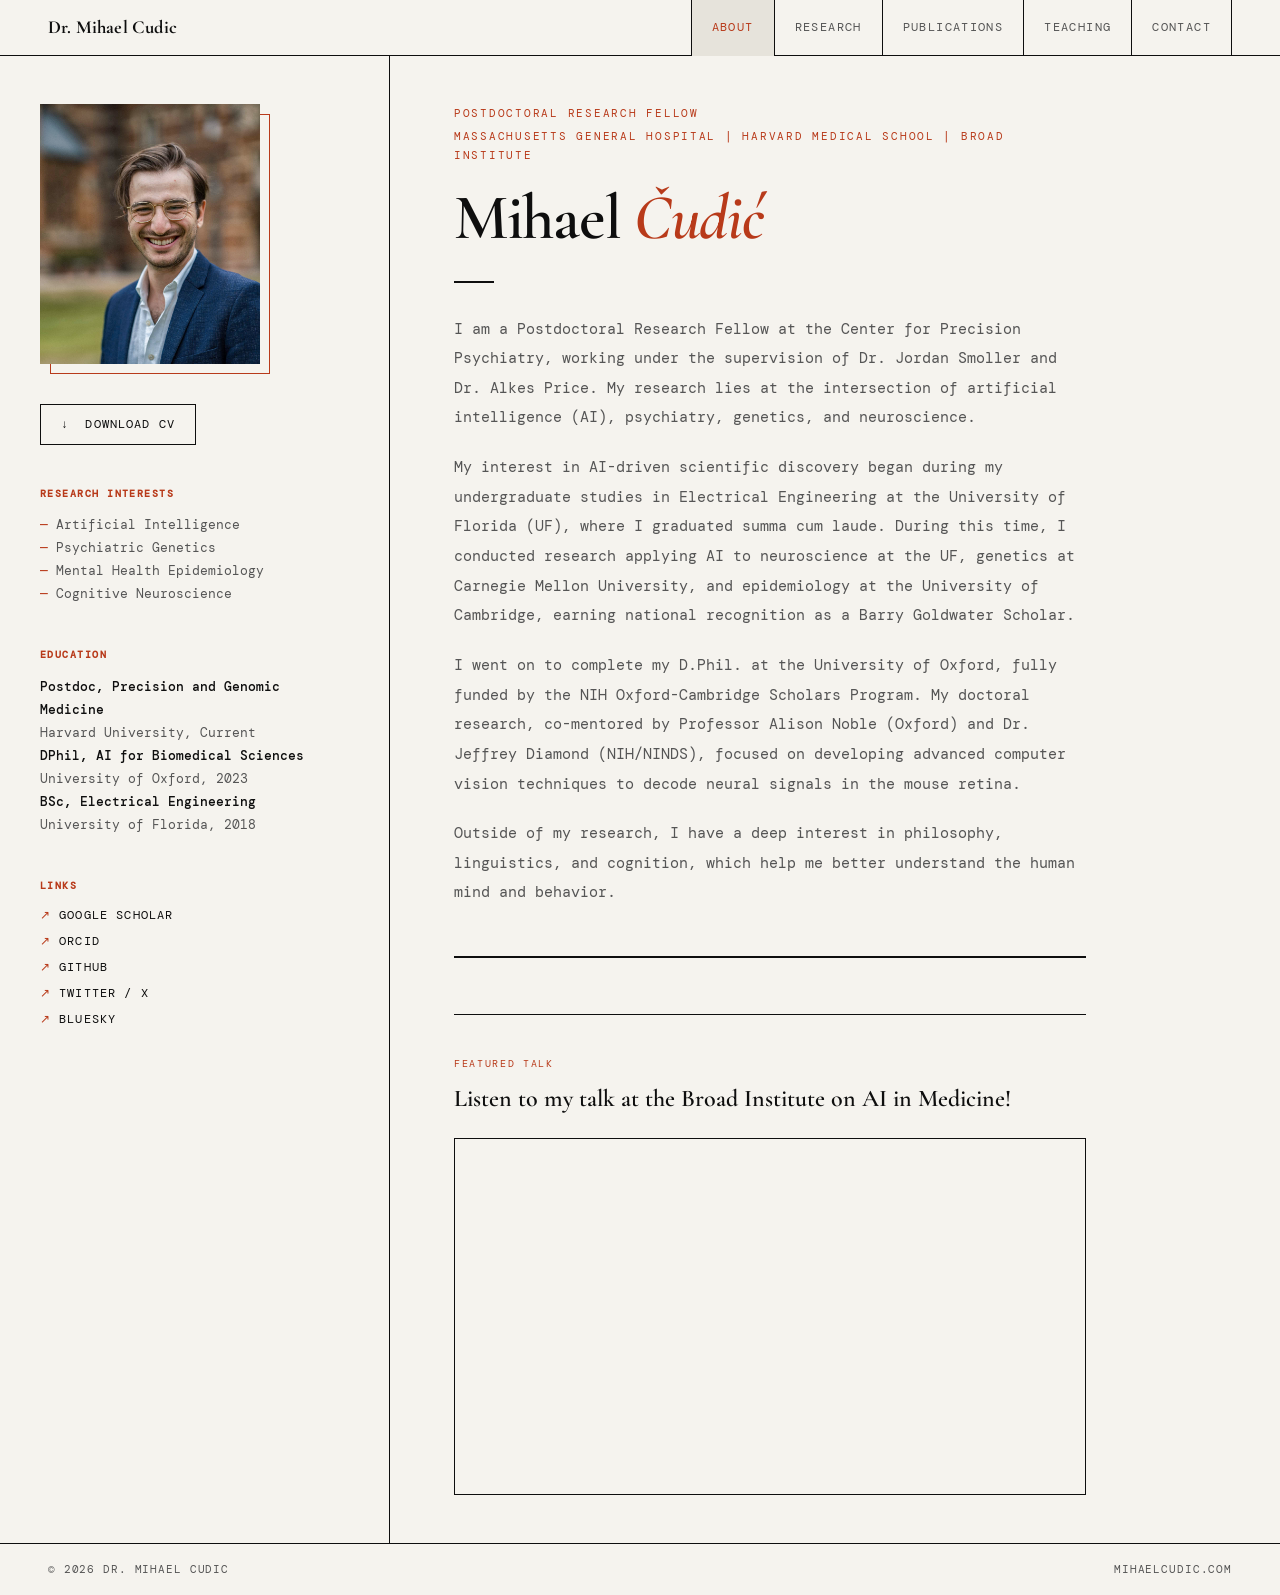
<file: index.html>
<!DOCTYPE html>
<html lang="en">
<head>
  <meta charset="UTF-8"/>
  <meta name="viewport" content="width=device-width, initial-scale=1.0"/>
  <title>Dr. Mihael Cudic</title>
  <link rel="stylesheet" href="style.css"/>
  <style>
    /* ── ABOUT-SPECIFIC ─────────────────────────────────────── */
    .about-layout {
      display: grid;
      grid-template-columns: 390px 1fr;
      flex: 1;
    }

    /* LEFT COLUMN */
    .about-sidebar {
      border-right: var(--border);
      padding: 3rem 2.5rem;
      display: flex;
      flex-direction: column;
      gap: 2.5rem;
    }

    .headshot-wrap {
      position: relative;
      width: 220px;
    }

    .headshot-offset {
      position: absolute;
      top: 10px; left: 10px;
      width: 220px; height: 260px;
      border: 1.5px solid var(--accent);
    }

    .headshot-img {
      position: relative;
      z-index: 1;
      width: 220px;
      height: 260px;
      object-fit: cover;
      object-position: top center;
      display: block;
      filter: grayscale(10%);
    }

    .sidebar-block h3 {
      font-size: 0.65rem;
      letter-spacing: 0.14em;
      text-transform: uppercase;
      color: var(--accent);
      margin-bottom: 0.75rem;
    }

    .sidebar-block p,
    .sidebar-block li {
      font-size: 0.82rem;
      color: var(--mid);
      line-height: 1.75;
    }

    .sidebar-block ul { list-style: none; }
    .sidebar-block li::before { content: '— '; color: var(--accent); }

    .sidebar-links { display: flex; flex-direction: column; gap: 0.4rem; }
    .sidebar-links a {
      font-size: 0.72rem;
      letter-spacing: 0.1em;
      text-transform: uppercase;
      text-decoration: none;
      color: var(--black);
      display: flex;
      align-items: center;
      gap: 0.5rem;
      transition: color 0.15s;
    }

    .sidebar-links a::before { content: '↗'; color: var(--accent); }
    .sidebar-links a:hover { color: var(--accent); }

    /* RIGHT COLUMN */
    .about-main {
      padding: 3rem 4rem;
      max-width: 760px;
    }

    .hero-tag {
      font-size: 0.68rem;
      letter-spacing: 0.16em;
      text-transform: uppercase;
      color: var(--accent);
      margin-bottom: 1.5rem;
    }

    .hero-name {
      font-family: 'Cormorant Garamond', serif;
      font-size: clamp(3rem, 5vw, 5.5rem);
      font-weight: 600;
      line-height: 0.95;
      letter-spacing: -0.02em;
      margin-bottom: 2rem;
    }

    .hero-name em {
      font-style: italic;
      color: var(--accent);
    }

    .divider {
      width: 40px;
      height: 1.5px;
      background: var(--black);
      margin-bottom: 2rem;
    }

    .bio-text p {
      font-size: 0.95rem;
      line-height: 1.95;
      color: var(--mid);
      margin-bottom: 1.25rem;
    }

    .bio-text p strong {
      color: var(--black);
      font-weight: 500;
    }

    .stats-row {
      display: flex;
      gap: 0;
      margin-top: 3rem;
      border-top: var(--border);
      border-bottom: var(--border);
    }

    .stat {
      flex: 1;
      padding: 1.5rem 0;
      border-right: var(--border);
      text-align: center;
    }

    .stat:last-child { border-right: none; }

    .stat-n {
      font-family: 'Cormorant Garamond', serif;
      font-size: 2.75rem;
      font-weight: 700;
      color: var(--accent);
      line-height: 1;
      display: block;
    }

    .stat-l {
      font-size: 0.62rem;
      letter-spacing: 0.12em;
      text-transform: uppercase;
      color: var(--mid);
      display: block;
      margin-top: 0.3rem;
    }

    /* ── TALK SECTION ────────────────────────────────────────── */
    .talk-section {
      margin-top: 3.5rem;
      border-top: var(--border);
      padding-top: 2.5rem;
    }

    .talk-label {
      font-size: 0.65rem;
      letter-spacing: 0.16em;
      text-transform: uppercase;
      color: var(--accent);
      margin-bottom: 0.75rem;
    }

    .talk-title {
      font-family: 'Cormorant Garamond', serif;
      font-size: 1.5rem;
      font-weight: 600;
      line-height: 1.2;
      margin-bottom: 1.5rem;
      color: var(--black);
    }

    .talk-video-wrap {
      position: relative;
      width: 100%;
      padding-bottom: 56.25%; /* 16:9 */
      height: 0;
      overflow: hidden;
      border: var(--border);
    }

    .talk-video-wrap iframe {
      position: absolute;
      top: 0; left: 0;
      width: 100%;
      height: 100%;
      border: 0;
    }

    /* RESPONSIVE */
    @media (max-width: 900px) {
      .about-layout { grid-template-columns: 1fr; }
      .about-sidebar { border-right: none; border-bottom: var(--border); }
      .about-main { padding: 2rem 1.25rem; }
      .stats-row { flex-wrap: wrap; }
      .stat { min-width: 50%; }
    }
  </style>
</head>
<body>
<div class="page">
  <div class="about-layout">

    <!-- SIDEBAR -->
    <aside class="about-sidebar" id="sidebar"></aside>

    <!-- MAIN -->
    <main class="about-main" id="main"></main>

  </div>
</div>

<script src="nav.js"></script>
<script>
const user = "mcudic";
const domain = "mgh.harvard.edu";
const PROFILE = {
  name_line1: "Mihael",
  name_line2: "Čudić",
  title: "Postdoctoral Research Fellow",
  department: "Department of Psychiatry",
  university: "Massachusetts General Hospital | Harvard Medical School | Broad Institute",
  email: `${user}@${domain}`,
  office: "Center for Precision Psychiatry",
  cv: "Mihael_Cudic_CV.pdf",
  headshot: "images/headshot.jpg",

  bio_1: "I am a Postdoctoral Research Fellow at the Center for Precision Psychiatry, working under the supervision of Dr. Jordan Smoller and Dr. Alkes Price. My research lies at the intersection of artificial intelligence (AI), psychiatry, genetics, and neuroscience.",
  bio_2: "My interest in AI-driven scientific discovery began during my undergraduate studies in Electrical Engineering at the University of Florida (UF), where I graduated summa cum laude. During this time, I conducted research applying AI to neuroscience at the UF, genetics at Carnegie Mellon University, and epidemiology at the University of Cambridge, earning national recognition as a Barry Goldwater Scholar.",
  bio_3: "I went on to complete my D.Phil. at the University of Oxford, fully funded by the NIH Oxford-Cambridge Scholars Program. My doctoral research, co-mentored by Professor Alison Noble (Oxford) and Dr. Jeffrey Diamond (NIH/NINDS), focused on developing advanced computer vision techniques to decode neural signals in the mouse retina.",
  bio_4: "Outside of my research, I have a deep interest in philosophy, linguistics, and cognition, which help me better understand the human mind and behavior.",

  stats: [],

  interests: [
    "Artificial Intelligence",
    "Psychiatric Genetics",
    "Mental Health Epidemiology",
    "Cognitive Neuroscience" 
  ],

  education: [
    { degree: "Postdoc, Precision and Genomic Medicine", institution: "Harvard University, Current" },
    { degree: "DPhil, AI for Biomedical Sciences", institution: "University of Oxford, 2023" },
    { degree: "BSc, Electrical Engineering", institution: "University of Florida, 2018" },
  ],

  links: [
    { label: "Google Scholar", url: "https://scholar.google.com/citations?user=a3NHfqsAAAAJ&hl=en" },
    { label: "ORCID",         url: "https://orcid.org/0000-0002-9358-4230" },
    { label: "GitHub",        url: "https://github.com/mihaelcudic" },
    { label: "Twitter / X",   url: "https://x.com/MihaelCudic" },
    { label: "BlueSky",   url: "https://bsky.app/profile/mihaelcudic.bsky.social" },
  ],
};

function buildSidebar(p) {
  const el = document.getElementById('sidebar');

  el.innerHTML += `
    <div class="headshot-wrap">
      <div class="headshot-offset"></div>
      <img class="headshot-img" src="${p.headshot}" alt="${p.name_line1} ${p.name_line2}"/>
    </div>`;

  el.innerHTML += `
    <div class="sidebar-block">
      <a href="${p.cv}" style="display:inline-flex;align-items:center;gap:0.5rem;padding:0.6rem 1.25rem;border:var(--border);font-size:0.72rem;letter-spacing:0.1em;text-transform:uppercase;text-decoration:none;color:var(--black);transition:all 0.15s;" onmouseover="this.style.background='var(--black)';this.style.color='var(--white)'" onmouseout="this.style.background='';this.style.color='var(--black)'">
        ↓ &nbsp;Download CV
      </a>
    </div>`;

  el.innerHTML += `
    <div class="sidebar-block">
      <h3>Research Interests</h3>
      <ul>${p.interests.map(i => `<li>${i}</li>`).join('')}</ul>
    </div>`;

  el.innerHTML += `
    <div class="sidebar-block">
      <h3>Education</h3>
      ${p.education.map(e => `<p><strong style="color:var(--black);font-weight:500">${e.degree}</strong><br>${e.institution}</p>`).join('')}
    </div>`;

  el.innerHTML += `
    <div class="sidebar-block">
      <h3>Links</h3>
      <div class="sidebar-links">
        ${p.links.filter(l => l.url).map(l => `<a href="${l.url}" target="_blank">${l.label}</a>`).join('')}
      </div>
    </div>`;
}

function buildMain(p) {
  const el = document.getElementById('main');

  el.innerHTML += `
    <p class="hero-tag" style="margin-bottom:0.3rem">${p.title}</p>
    <p class="hero-tag" style="margin-bottom:1.5rem">${p.university}</p>
    <h1 class="hero-name">${p.name_line1} <em>${p.name_line2}</em></h1>
    <div class="divider"></div>`;

  let bioHTML = '<div class="bio-text">';
  let i = 1;
  while (p[`bio_${i}`]) { bioHTML += `<p>${p[`bio_${i}`]}</p>`; i++; }
  bioHTML += '</div>';
  el.innerHTML += bioHTML;

  el.innerHTML += `
    <div class="stats-row">
      ${p.stats.map(s => `
        <div class="stat">
          <span class="stat-n">${s.number}</span>
          <span class="stat-l">${s.label}</span>
        </div>`).join('')}
    </div>`;

  // Talk section
  el.innerHTML += `
    <div class="talk-section">
      <p class="talk-label">Featured Talk</p>
      <h2 class="talk-title">Listen to my talk at the Broad Institute on AI in Medicine!</h2>
      <div class="talk-video-wrap">
        <iframe
          src="https://www.youtube.com/embed/BpogXKJgrr4"
          title="Broad Institute Talk — AI in Medicine"
          allow="accelerometer; autoplay; clipboard-write; encrypted-media; gyroscope; picture-in-picture"
          allowfullscreen>
        </iframe>
      </div>
    </div>`;

  document.title = `Dr. ${p.name_line1} ${p.name_line2}`;
}

buildSidebar(PROFILE);
buildMain(PROFILE);
</script>
</body>
</html>
</file>
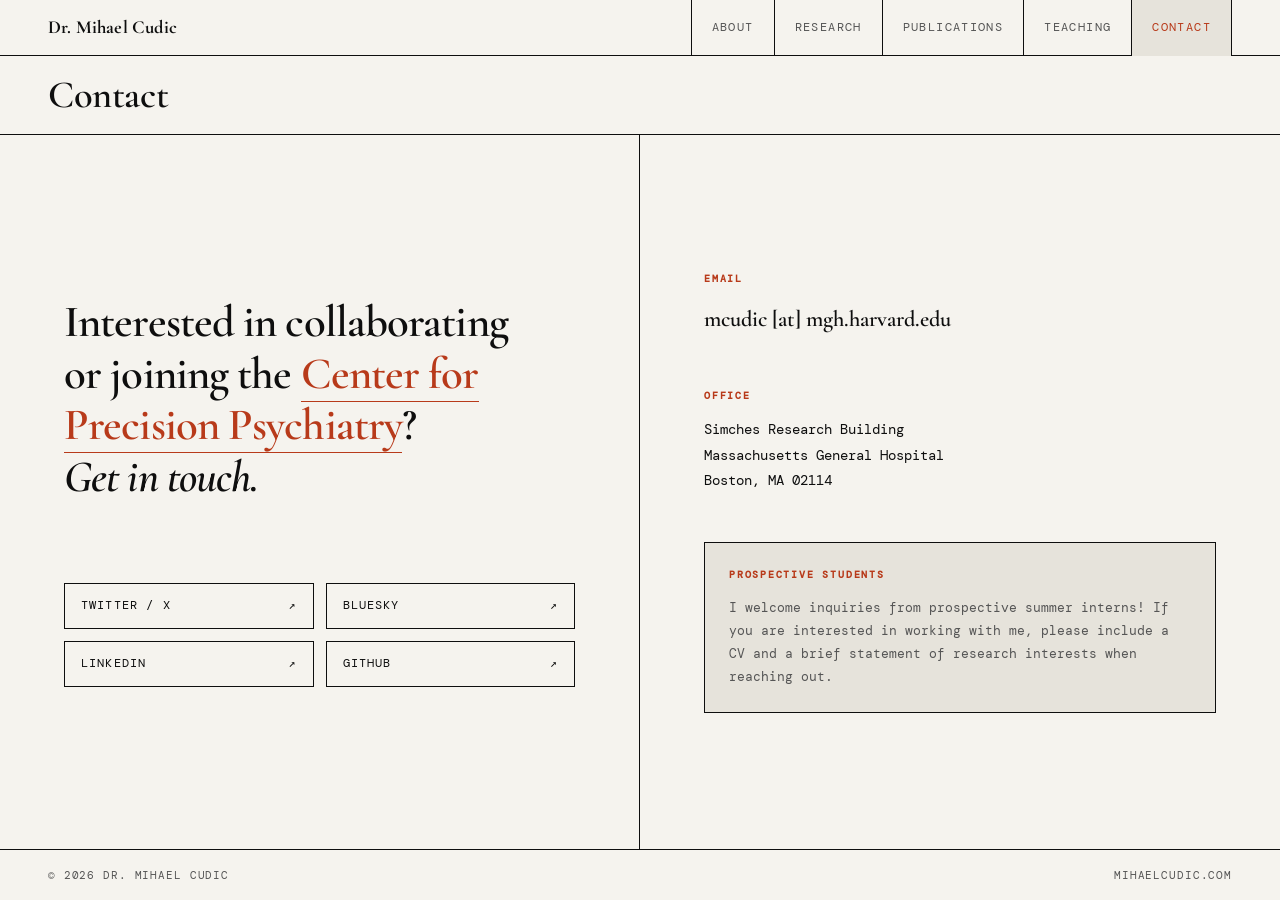
<file: contact.html>
<!DOCTYPE html>
<html lang="en">
<head>
  <meta charset="UTF-8"/>
  <meta name="viewport" content="width=device-width, initial-scale=1.0"/>
  <title>Contact — Dr. Mihael Cudic</title>
  <link rel="stylesheet" href="style.css"/>
  <style>
    /* ── CONTACT-SPECIFIC ───────────────────────────────────── */
    .contact-layout {
      display: grid;
      grid-template-columns: 1fr 1fr;
      flex: 1;
    }

    /* LEFT — big statement */
    .contact-left {
      padding: 5rem 4rem;
      border-right: var(--border);
      display: flex;
      flex-direction: column;
      justify-content: center;
    }

    .contact-tagline {
      font-family: 'Cormorant Garamond', serif;
      font-size: clamp(2rem, 3.5vw, 3.5rem);
      font-weight: 600;
      line-height: 1.15;
      letter-spacing: -0.02em;
      margin-bottom: 2rem;
    }

    .contact-tagline em { font-style: italic; color: var(--black); }

    .contact-blurb {
      font-size: 0.85rem;
      color: var(--mid);
      line-height: 1.9;
      max-width: 48ch;
      margin-bottom: 3rem;
    }

    .social-grid {
      display: grid;
      grid-template-columns: 1fr 1fr;
      gap: 0.75rem;
    }

    .social-btn {
      display: flex;
      align-items: center;
      justify-content: space-between;
      padding: 0.75rem 1rem;
      border: var(--border);
      text-decoration: none;
      color: var(--black);
      font-size: 0.72rem;
      letter-spacing: 0.1em;
      text-transform: uppercase;
      transition: all 0.15s;
    }

    .social-btn:hover { background: var(--black); color: var(--white); }
    .social-btn::after { content: '↗'; margin-left: 0.5rem; }

    /* RIGHT — details */
    .contact-right {
      padding: 5rem 4rem;
      display: flex;
      flex-direction: column;
      justify-content: center;
      gap: 3rem;
    }

    .contact-block h3 {
      font-size: 0.62rem;
      letter-spacing: 0.18em;
      text-transform: uppercase;
      color: var(--accent);
      margin-bottom: 0.75rem;
    }

    .contact-block p,
    .contact-block a {
      font-size: 0.9rem;
      color: var(--black);
      text-decoration: none;
      line-height: 1.8;
      display: block;
    }

    .contact-block a:hover { color: var(--accent); }

    .email-link {
      font-family: 'Cormorant Garamond', serif;
      font-size: 1.4rem !important;
      font-weight: 600;
    }

    .prospective-box {
      border: var(--border);
      padding: 1.5rem;
      background: var(--light);
    }

    .prospective-box h3 {
      font-size: 0.62rem;
      letter-spacing: 0.18em;
      text-transform: uppercase;
      color: var(--accent);
      margin-bottom: 0.75rem;
    }

    .prospective-box p {
      font-size: 0.8rem;
      color: var(--mid);
      line-height: 1.8;
    }

    @media (max-width: 860px) {
      .contact-layout { grid-template-columns: 1fr; }
      .contact-left { border-right: none; border-bottom: var(--border); padding: 3rem 1.25rem; }
      .contact-right { padding: 3rem 1.25rem; }
      .social-grid { grid-template-columns: 1fr; }
    }
  </style>
</head>
<body>
<div class="page">

  <div class="page-header">
    <h1>Contact</h1>
  </div>

  <div class="contact-layout">

    <!-- LEFT -->
    <div class="contact-left" id="contact-left"></div>

    <!-- RIGHT -->
    <div class="contact-right" id="contact-right"></div>

  </div>

</div>

<script src="nav.js"></script>
<script>
/* ============================================================
   CONTACT DETAILS — edit here
   ============================================================ */
const CONTACT = {
  tagline_1: "Interested in collaborating",
  tagline_2: "or joining the <a href='https://www.massgeneral.org/psychiatry/research/precision-psychiatry' target='_blank' style='color:var(--accent);text-decoration:none;border-bottom:1px solid currentColor;'>Center for Precision Psychiatry</a>?",
  tagline_accent: "Get in touch.",
  blurb: "",

  emailUser: "mcudic",
  emailDomain: "mgh.harvard.edu",
  office: "Simches Research Building\nMassachusetts General Hospital\nBoston, MA 02114",

  links: [
    { label: "Twitter / X", url: "https://twitter.com" },
    { label: "BlueSky",         url: "https://bsky.app/profile/mihaelcudic.bsky.social" },
    { label: "LinkedIn",        url: "https://www.linkedin.com/in/mihael-cudic-d-phil-310802194/" },
    { label: "GitHub",   url: "https://github.com/mihaelcudic" },
  ],

  prospective_note: "I welcome inquiries from prospective summer interns! If you are interested in working with me, please include a CV and a brief statement of research interests when reaching out.",
};

/* ── RENDER ───────────────────────────────────────────────── */
const left = document.getElementById('contact-left');
const right = document.getElementById('contact-right');

left.innerHTML = `
  <h2 class="contact-tagline">
    ${CONTACT.tagline_1}<br>${CONTACT.tagline_2}<br>
    <em>${CONTACT.tagline_accent}</em>
  </h2>
  <p class="contact-blurb">${CONTACT.blurb}</p>
  <div class="social-grid">
    ${CONTACT.links.filter(l => l.url).map(l =>
      `<a class="social-btn" href="${l.url}" target="_blank">${l.label}</a>`
    ).join('')}
  </div>`;

right.innerHTML = `
  <div class="contact-block">
    <h3>Email</h3>
    <a class="email-link" id="email-link" href="#">${CONTACT.emailUser} [at] ${CONTACT.emailDomain}</a>
  </div>
  <div class="contact-block">
    <h3>Office</h3>
    <p>${CONTACT.office.replace(/\n/g, '<br>')}</p>
  </div>
  <div class="prospective-box">
    <h3>Prospective Students</h3>
    <p>${CONTACT.prospective_note}</p>
  </div>`;

document.getElementById('email-link').addEventListener('click', function(e) {
  e.preventDefault();
  const addr = CONTACT.emailUser + '@' + CONTACT.emailDomain;
  window.location.href = 'mailto:' + addr;
});
</script>
</body>
</html>
</file>
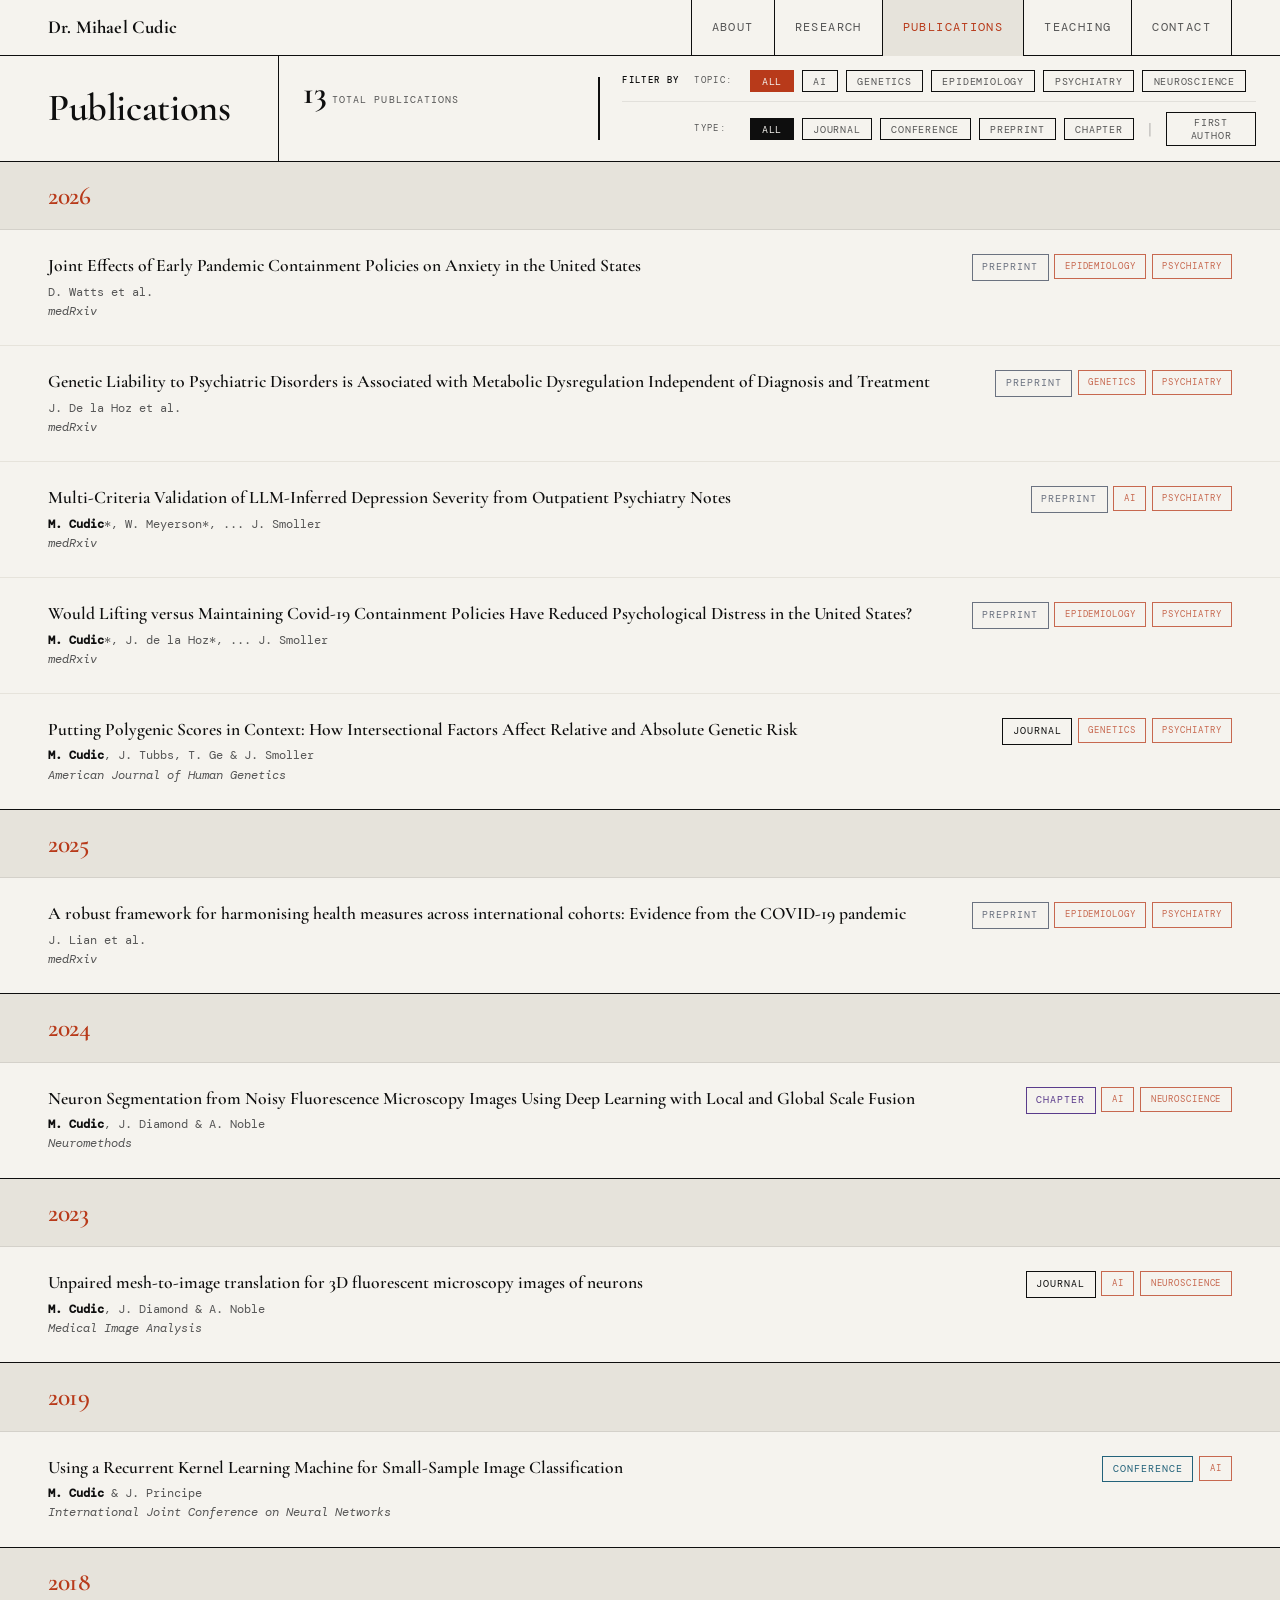
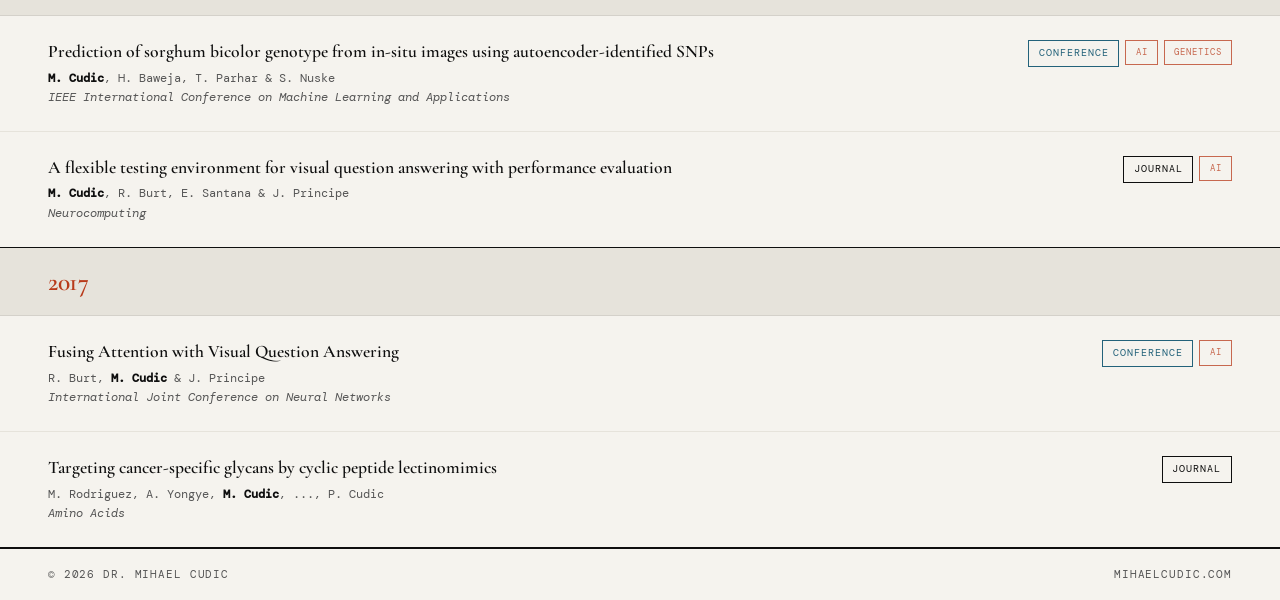
<file: publications.html>
<!DOCTYPE html>
<html lang="en">
<head>
  <meta charset="UTF-8"/>
  <meta name="viewport" content="width=device-width, initial-scale=1.0"/>
  <title>Publications — Dr. Mihael Cudic</title>
  <link rel="stylesheet" href="style.css"/>
  <style>
    /* Override page-header to include filter bar inline */
    .page-header {
      flex-wrap: wrap;
      gap: 0;
      align-items: stretch;
      padding: 0;
      border-bottom: none;
    }

    .pub-header-left {
      display: flex;
      align-items: center;
      gap: 2rem;
      padding: 1.25rem 3rem;
      border-bottom: var(--border);
      flex-shrink: 0;
    }

    .pub-controls {
      flex: 1;
      border-bottom: var(--border);
      position: relative;
      padding: 0.9rem 1.5rem;
      display: flex;
      flex-direction: column;
      gap: 0.6rem;
      justify-content: center;
    }

    .pub-controls::before {
      content: '';
      position: absolute;
      left: 0;
      top: 20%;
      height: 60%;
      width: 1.5px;
      background: var(--black);
    }

    .filter-row {
      display: flex;
      align-items: center;
      gap: 0.5rem;
      flex-wrap: nowrap;
      overflow-x: auto;
    }

    .filter-label {
      font-size: 0.58rem;
      letter-spacing: 0.14em;
      text-transform: uppercase;
      color: var(--mid);
      min-width: 48px;
    }

    .filter-btn {
      background: none;
      border: 1px solid var(--black);
      padding: 0.2rem 0.65rem;
      font-family: 'DM Mono', monospace;
      font-size: 0.62rem;
      letter-spacing: 0.08em;
      text-transform: uppercase;
      cursor: pointer;
      color: var(--mid);
      transition: all 0.15s;
    }

    .filter-btn:hover { background: var(--light); color: var(--black); }

    .topic-btn.active {
      background: var(--accent);
      color: var(--white);
      border-color: var(--accent);
    }

    .type-btn.active {
      background: var(--black);
      color: var(--white);
    }

    .first-author-btn.active {
      background: #1a5a8b;
      color: var(--white);
      border-color: #1a5a8b;
    }

    .filter-divider {
      width: 100%;
      height: 1px;
      background: rgba(0,0,0,0.08);
    }

    .pub-count {
      font-size: 0.62rem;
      letter-spacing: 0.08em;
      color: var(--mid);
      margin-left: auto;
      white-space: nowrap;
    }

    .pub-summary {
      border-left: var(--border);
      border-bottom: var(--border);
      padding: 0.9rem 1.5rem;
      display: flex;
      flex-direction: column;
      justify-content: center;
      gap: 0.5rem;
      width: 320px;
      flex-shrink: 0;
      flex-grow: 0;
      overflow: hidden;
    }

    .pub-summary-count {
      font-family: 'Cormorant Garamond', serif;
      font-size: 2rem;
      font-weight: 700;
      color: var(--black);
      line-height: 1;
    }

    .pub-summary-count span {
      font-size: 0.65rem;
      font-family: 'DM Mono', monospace;
      font-weight: 400;
      letter-spacing: 0.1em;
      text-transform: uppercase;
      color: var(--mid);
      margin-left: 0.3rem;
    }

    .pub-summary-tags {
      display: flex;
      flex-wrap: wrap;
      align-items: center;
      gap: 0.3rem;
      min-height: 1.4rem;
    }

    .summary-tag {
      font-size: 0.55rem;
      letter-spacing: 0.1em;
      text-transform: uppercase;
      padding: 0.2rem 0.5rem;
      border: 1px solid currentColor;
      white-space: nowrap;
    }

    .summary-and {
      font-size: 0.52rem;
      letter-spacing: 0.12em;
      text-transform: uppercase;
      color: var(--mid);
    }

    @media (max-width: 1100px) {
      .pub-summary { display: none; }
    }

    @media (max-width: 860px) {
      .pub-header-left { border-bottom: var(--border); }
      .pub-controls { border-left: none; border-bottom: var(--border); }
      .page-header { flex-direction: column; }
    }

    .year-group { border-bottom: var(--border); }

    .year-label {
      padding: 0.75rem 3rem;
      background: var(--light);
      border-bottom: 1px solid rgba(0,0,0,0.08);
      font-family: 'Cormorant Garamond', serif;
      font-size: 1.6rem;
      font-weight: 600;
      color: var(--accent);
      letter-spacing: -0.01em;
    }

    .pub-row {
      display: grid;
      grid-template-columns: 1fr auto;
      align-items: start;
      gap: 2rem;
      padding: 1.5rem 3rem;
      border-bottom: 1px solid var(--light);
      transition: background 0.15s;
    }

    .pub-row:last-child { border-bottom: none; }
    .pub-row:hover { background: var(--light); }
    .pub-row.hidden { display: none; }

    .pub-title {
      font-family: 'Cormorant Garamond', serif;
      font-size: 1.1rem;
      font-weight: 600;
      line-height: 1.35;
      margin-bottom: 0.3rem;
    }

    .pub-title a {
      text-decoration: none;
      color: var(--black);
      transition: color 0.15s;
    }

    .pub-title a:hover { color: var(--accent); }

    .pub-meta {
      font-size: 0.75rem;
      color: var(--mid);
      line-height: 1.6;
    }

    .pub-meta strong { color: var(--black); font-weight: 600; }
    .pub-meta .venue { font-style: italic; }

    .pub-tags {
      display: flex;
      flex-direction: row;
      align-items: flex-start;
      flex-wrap: wrap;
      gap: 0.35rem;
      justify-content: flex-end;
    }

    .pub-tag {
      font-size: 0.62rem;
      letter-spacing: 0.1em;
      text-transform: uppercase;
      padding: 0.25rem 0.6rem;
      border: 1px solid currentColor;
      white-space: nowrap;
    }

    .pub-tag.journal     { color: var(--black); }
    .pub-tag.conference  { color: #23627a; border-color: #23627a; }
     .pub-tag.preprint    { color: #6b7280; border-color: #6b7280; }
    .pub-tag.chapter        { color: #5a3b8b; border-color: #5a3b8b; }
    .pub-tag.topic-tag   { font-size: 0.56rem; color: var(--accent); border-color: var(--accent); opacity: 0.75; }

    @media (max-width: 768px) {
      .pub-controls { padding: 1rem 1.25rem; }
      .pub-row { grid-template-columns: 1fr; padding: 1.25rem; gap: 0.75rem; }
      .year-label { padding: 0.5rem 1.25rem; }
      .pub-tags { flex-direction: row; flex-wrap: wrap; align-items: flex-start; }
    }
  </style>
</head>
<body>
<div class="page">

  <div class="page-header">
    <div class="pub-header-left">
      <h1>Publications</h1>
    </div>

    <div class="pub-summary" id="pub-summary">
      <div class="pub-summary-count" id="pub-summary-count">—<span>total publications</span></div>
      <div class="pub-summary-tags" id="pub-summary-tags"></div>
    </div>

    <div class="pub-controls">
      <div class="filter-row">
        <span class="filter-label" style="color:var(--black);font-weight:500;min-width:64px;">Filter By</span>
        <span class="filter-label">Topic:</span>
        <button class="filter-btn topic-btn active" data-topic="all">All</button>
        <button class="filter-btn topic-btn" data-topic="AI">AI</button>
        <button class="filter-btn topic-btn" data-topic="Genetics">Genetics</button>
        <button class="filter-btn topic-btn" data-topic="Epidemiology">Epidemiology</button>
        <button class="filter-btn topic-btn" data-topic="Psychiatry">Psychiatry</button>
        <button class="filter-btn topic-btn" data-topic="Neuroscience">Neuroscience</button>
      </div>
      <div class="filter-divider"></div>
      <div class="filter-row">
        <span class="filter-label" style="min-width:64px;visibility:hidden;">Filter By</span>
        <span class="filter-label">Type:</span>
        <button class="filter-btn type-btn active" data-type="all">All</button>
        <button class="filter-btn type-btn" data-type="journal">Journal</button>
         <button class="filter-btn type-btn" data-type="conference">Conference</button>
        <button class="filter-btn type-btn" data-type="preprint">Preprint</button>
        <button class="filter-btn type-btn" data-type="chapter">Chapter</button>
        <span style="color:var(--mid);opacity:0.4;font-size:0.8rem;margin:0 0.25rem;">|</span>
        <button class="filter-btn first-author-btn" data-firstauthor="true">First Author</button>
      </div>
    </div>
  </div>

  <div id="pub-list"></div>

</div>

<script src="nav.js"></script>
<script>
// publications.bib is the single source of truth for this page.
// Supports BibTeX records with nested brace values, quoted values, and custom fields.
function parseBibTeX(source) {
  const records = [];
  let i = 0;
  const n = source.length;
  const space = () => { while (i < n && /\s/.test(source[i])) i++; };
  const readValue = () => {
    space();
    if (source[i] === '{' || source[i] === '"') {
      const quote = source[i++];
      if (quote === '"') {
        let result = '';
        while (i < n && source[i] !== '"') {
          if (source[i] === '\\' && i + 1 < n) result += source[i++];
          result += source[i++];
        }
        if (source[i] === '"') i++;
        return result.trim();
      }
      let depth = 1, result = '';
      while (i < n && depth > 0) {
        const c = source[i++];
        if (c === '\\' && i < n) { result += c + source[i++]; continue; }
        if (c === '{') depth++;
        else if (c === '}') depth--;
        if (depth > 0) result += c;
      }
      return result.trim();
    }
    const begin = i;
    while (i < n && !/[\s,}]/.test(source[i])) i++;
    return source.slice(begin, i).trim();
  };
  while (i < n) {
    if (source[i] === '%') { while (i < n && source[i] !== '\n') i++; continue; }
    if (source[i] !== '@') { i++; continue; }
    i++; space();
    const typeStart = i;
    while (i < n && /[a-z]/i.test(source[i])) i++;
    const entryType = source.slice(typeStart, i).toLowerCase();
    space();
    if (source[i] !== '{' && source[i] !== '(') continue;
    const closer = source[i++] === '{' ? '}' : ')';
    space();
    if (['comment', 'preamble', 'string'].includes(entryType)) {
      // Skip BibTeX directives, not publication entries.
      let depth = 1;
      while (i < n && depth) {
        if (source[i] === '{') depth++;
        if (source[i] === '}') depth--;
        i++;
      }
      continue;
    }
    const keyStart = i;
    while (i < n && source[i] !== ',' && source[i] !== closer) i++;
    const record = { entryType, key: source.slice(keyStart, i).trim() };
    if (source[i] === ',') i++;
    while (i < n) {
      space();
      if (source[i] === closer) { i++; break; }
      if (source[i] === ',') { i++; continue; }
      if (source[i] === '%') { while (i < n && source[i] !== '\n') i++; continue; }
      const fieldStart = i;
      while (i < n && /[\w-]/.test(source[i])) i++;
      if (fieldStart === i) { i++; continue; }
      const field = source.slice(fieldStart, i).toLowerCase();
      space();
      if (source[i] !== '=') continue;
      i++;
      record[field] = readValue();
      space();
      if (source[i] === ',') i++;
    }
    if (record.title) records.push(record);
  }
  return records;
}

function escapeHTML(value) {
  return String(value ?? '').replace(/[&<>"']/g, c => ({
    '&': '&amp;', '<': '&lt;', '>': '&gt;', '"': '&quot;', "'": '&#39;'
  })[c]);
}

function publicationFromBib(entry) {
  const type = (entry.pubtype || ({
    inproceedings: 'conference', incollection: 'chapter', article: 'journal'
  })[entry.entryType] || 'journal').toLowerCase();
  // Prefer the short website-specific author string, then use the canonical author list.
  const display = entry.displayauthors || (entry.author || '').split(/\s+and\s+/i).map(a => {
    const parts = a.replace(/[{}]/g, '').split(',');
    if (parts.length > 1) return `${parts[1].trim().charAt(0)}. ${parts[0].trim()}`;
    return parts[0].trim();
  }).join(', ');
  return {
    year: parseInt(entry.year, 10) || 0,
    title: entry.title.replace(/[{}]/g, ''),
    authors: escapeHTML(display).replace(/\bM\. Cudic\b/g, '<strong>M. Cudic</strong>'),
    venue: entry.journal || entry.series || entry.booktitle || entry.publisher || '',
    tag: type,
    topics: (entry.topic || '').split(',').map(t => t.trim()).filter(Boolean),
    firstAuthor: entry.firstauthor ? entry.firstauthor.toLowerCase() === 'true' : /^Cudic\s*,\s*Mihael/i.test(entry.author || ''),
    url: entry.url || (entry.doi ? `https://doi.org/${entry.doi}` : ''),
    sortOrder: Number(entry.sortorder) || Number.MAX_SAFE_INTEGER
  };
}

async function loadPublications() {
  const container = document.getElementById('pub-list');
  container.textContent = 'Loading publications…';
  try {
    const response = await fetch('publications.bib', { cache: 'no-cache' });
    if (!response.ok) throw new Error(`HTTP ${response.status}`);
    const entries = parseBibTeX(await response.text());
    if (!entries.length) throw new Error('No publication entries were found.');
    const publications = entries.map(publicationFromBib).sort((a, b) =>
      b.year - a.year || a.sortOrder - b.sortOrder || a.title.localeCompare(b.title));
    container.textContent = '';
    renderPublications(publications);
  } catch (error) {
    console.error('Unable to load publications.bib:', error);
    container.innerHTML = '<div class="pub-row">Could not load publications.bib. Place it beside publications.html and open the site via a web server (not file://).</div>';
  }
}

let activeTopics = new Set(['all']);
let activeType = 'all';
let filterFirstAuthor = false;

function renderPublications(pubs) {
  const container = document.getElementById('pub-list');
  container.replaceChildren();
  const byYear = {};
  pubs.forEach(p => {
    if (!byYear[p.year]) byYear[p.year] = [];
    byYear[p.year].push(p);
  });

  Object.keys(byYear).sort((a, b) => b - a).forEach(year => {
    const group = document.createElement('div');
    group.className = 'year-group';
    group.innerHTML = `<div class="year-label">${year}</div>`;

    byYear[year].forEach(p => {
      const row = document.createElement('div');
      row.className = 'pub-row';
      row.dataset.tag = p.tag;
      row.dataset.topics = JSON.stringify(p.topics || []);
      row.dataset.firstauthor = p.firstAuthor ? 'true' : 'false';

      const titleHTML = p.url
        ? `<a href="${escapeHTML(p.url)}" target="_blank" rel="noopener noreferrer">${escapeHTML(p.title)}</a>`
        : escapeHTML(p.title);

      const topicPills = (p.topics || []).map(t =>
        `<span class="pub-tag topic-tag">${escapeHTML(t)}</span>`
      ).join('');

      row.innerHTML = `
        <div>
          <div class="pub-title">${titleHTML}</div>
          <div class="pub-meta">
            ${p.authors}<br>
            <span class="venue">${escapeHTML(p.venue)}</span>
          </div>
        </div>
        <div class="pub-tags">
          <span class="pub-tag ${escapeHTML(p.tag)}">${escapeHTML(p.tag)}</span>
          ${topicPills}
        </div>`;

      group.appendChild(row);
    });

    container.appendChild(group);
  });

  applyFilters();
}

function applyFilters() {
  document.querySelectorAll('.pub-row').forEach(row => {
    const rowTopics = JSON.parse(row.dataset.topics || '[]');
    const rowType = row.dataset.tag;
    const rowFirstAuthor = row.dataset.firstauthor === 'true';
    const topicMatch = activeTopics.has('all') || [...activeTopics].every(t => rowTopics.includes(t));
    const typeMatch = activeType === 'all' || rowType === activeType;
    const firstAuthorMatch = !filterFirstAuthor || rowFirstAuthor;
    row.classList.toggle('hidden', !(topicMatch && typeMatch && firstAuthorMatch));
  });

  document.querySelectorAll('.year-group').forEach(g => {
    const anyVisible = [...g.querySelectorAll('.pub-row')].some(r => !r.classList.contains('hidden'));
    g.style.display = anyVisible ? '' : 'none';
  });

  updateCount();
}

function updateCount() {
  const visible = document.querySelectorAll('.pub-row:not(.hidden)').length;
  // Summary panel
  const total = document.querySelectorAll('.pub-row').length;
  const isFiltered = !activeTopics.has('all') || activeType !== 'all' || filterFirstAuthor;
  const label = isFiltered ? 'selected publications' : 'total publications';
  document.getElementById('pub-summary-count').innerHTML =
    `${visible}<span>${label}</span>`;

  const tags = [];
  const topicColors = { AI: 'var(--accent)', Genetics: '#2a7a4b', Epidemiology: '#c47d10', Psychiatry: '#6b3fa0', Neuroscience: '#1a5a8b' };
  if (!activeTopics.has('all')) {
    [...activeTopics].forEach(t => tags.push({ label: t, color: topicColors[t] || 'var(--accent)' }));
  }
  if (activeType !== 'all') {
    tags.push({ label: activeType, color: 'var(--black)' });
  }
  if (filterFirstAuthor) {
    tags.push({ label: 'First Author', color: '#1a5a8b' });
  }

  const tagsEl = document.getElementById('pub-summary-tags');
  tagsEl.innerHTML = tags.length === 0 ? '' : tags.map((t, i) =>
    (i > 0 ? '<span class="summary-and">and</span>' : '') +
    `<span class="summary-tag" style="color:${t.color};border-color:${t.color};">${t.label}</span>`
  ).join('');
}

// Topic: multi-select
document.querySelectorAll('.topic-btn').forEach(btn => {
  btn.addEventListener('click', () => {
    const topic = btn.dataset.topic;
    if (topic === 'all') {
      activeTopics = new Set(['all']);
      document.querySelectorAll('.topic-btn').forEach(b => b.classList.remove('active'));
      btn.classList.add('active');
    } else {
      activeTopics.delete('all');
      document.querySelector('.topic-btn[data-topic="all"]').classList.remove('active');
      if (activeTopics.has(topic)) {
        activeTopics.delete(topic);
        btn.classList.remove('active');
      } else {
        activeTopics.add(topic);
        btn.classList.add('active');
      }
      if (activeTopics.size === 0) {
        activeTopics.add('all');
        document.querySelector('.topic-btn[data-topic="all"]').classList.add('active');
      }
    }
    applyFilters();
  });
});

// Type: single-select with toggle off
document.querySelectorAll('.type-btn').forEach(btn => {
  btn.addEventListener('click', () => {
    const alreadyActive = btn.classList.contains('active');
    document.querySelectorAll('.type-btn').forEach(b => b.classList.remove('active'));
    if (alreadyActive) {
      activeType = 'all';
      document.querySelector('.type-btn[data-type="all"]').classList.add('active');
    } else {
      btn.classList.add('active');
      activeType = btn.dataset.type;
    }
    applyFilters();
  });
});

// First author: toggle
document.querySelector('.first-author-btn').addEventListener('click', function() {
  filterFirstAuthor = !filterFirstAuthor;
  this.classList.toggle('active', filterFirstAuthor);
  applyFilters();
});

loadPublications();
</script>
</body>
</html>
</file>
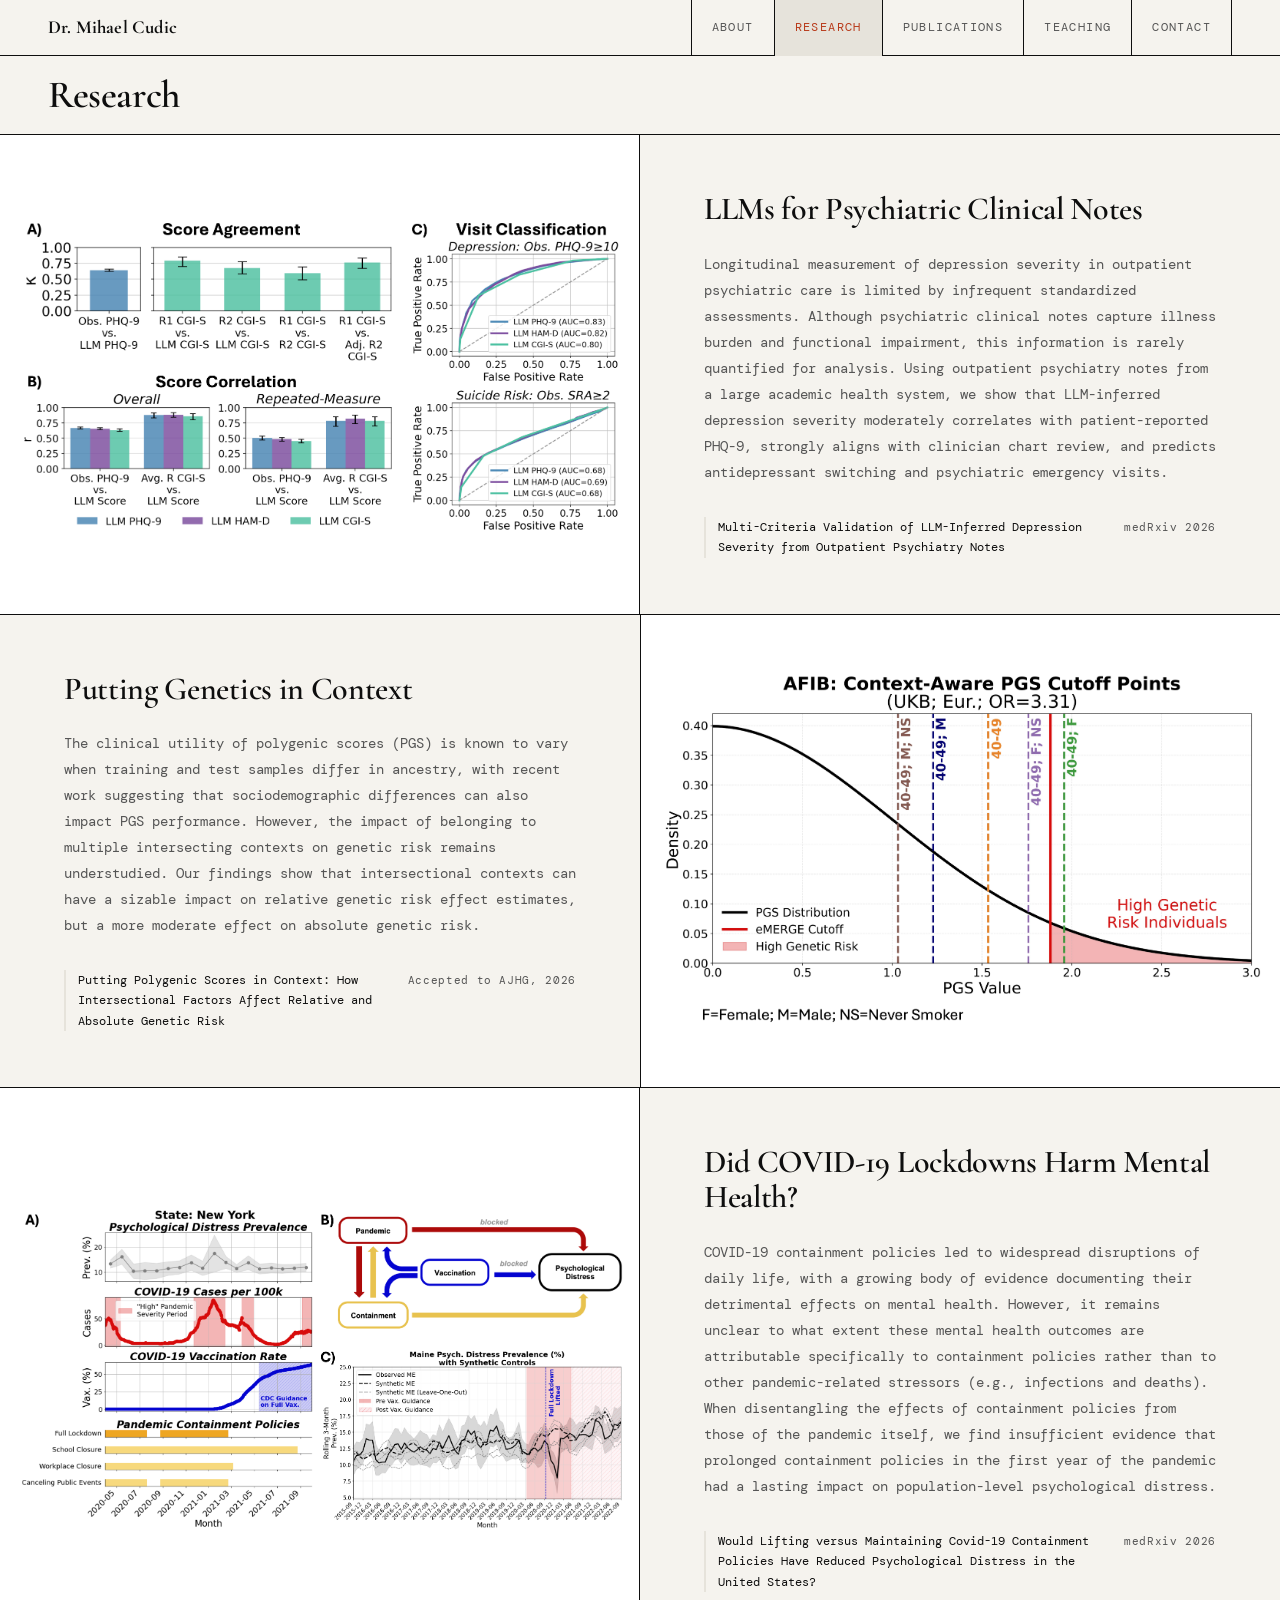
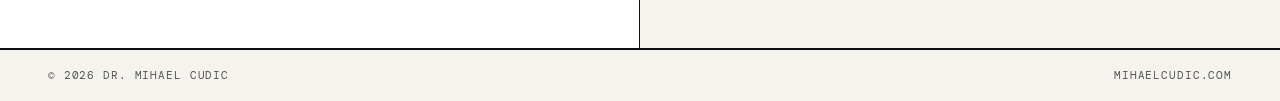
<file: research.html>
<!DOCTYPE html>
<html lang="en">
<head>
  <meta charset="UTF-8"/>
  <meta name="viewport" content="width=device-width, initial-scale=1.0"/>
  <title>Research — Dr. Mihael Cudic</title>
  <link rel="stylesheet" href="style.css"/>
  <style>
    /* ── RESEARCH-SPECIFIC ──────────────────────────────────── */

    /* Each theme is a full-width horizontal band */
    .theme {
      border-bottom: var(--border);
      display: flex;
    }

    /* Alternate image side */
    .theme:nth-child(even) { flex-direction: row-reverse; }

    /* IMAGE PANEL */
    .theme-image {
      border-right: var(--border);
      position: relative;
      overflow: hidden;
      background: #ffffff;
      width: 50%;
      flex-shrink: 0;
      display: flex;
      align-items: center;
      justify-content: center;
      padding: 1rem 1rem;
    }

    .theme:nth-child(even) .theme-image { border-right: none; border-left: var(--border); }

    .theme-image img {
      max-width: 100%;
      max-height: calc(100vh - 56px);
      width: auto;
      height: auto;
      object-fit: contain;
      display: block;
      filter: grayscale(20%);
      transition: filter 0.4s, transform 0.5s;
    }

    .theme-image:hover img {
      filter: grayscale(0%);
      transform: scale(1.02);
    }

    /* Hover overlay with caption text */
    .theme-image-overlay {
      position: absolute;
      inset: 0;
      background: rgba(14, 14, 14, 0.9);
      display: flex;
      align-items: center;
      justify-content: center;
      padding: 2rem;
      opacity: 0;
      transition: opacity 0.3s ease;
      pointer-events: none;
    }

    .theme-image:hover .theme-image-overlay {
      opacity: 1;
    }

    .theme-image-overlay-text {
      color: #f5f3ee;
      font-size: 0.82rem;
      line-height: 1.75;
      text-align: left;
      letter-spacing: 0.03em;
    }

    /* Placeholder when no image */
    .theme-image-placeholder {
      width: 100%;
      height: 100%;
      display: flex;
      flex-direction: column;
      align-items: center;
      justify-content: center;
      gap: 0.75rem;
      color: rgba(0,0,0,0.2);
      font-size: 0.7rem;
      letter-spacing: 0.1em;
      text-transform: uppercase;
    }

    .theme-image-placeholder svg { opacity: 0.2; }

    /* CONTENT PANEL */
    .theme-content {
      padding: 3.5rem 4rem;
      display: flex;
      flex-direction: column;
      gap: 1.5rem;
      flex: 1;
      align-self: flex-start;
    }

    .theme-index {
      font-size: 0.65rem;
      letter-spacing: 0.2em;
      text-transform: uppercase;
      color: var(--accent);
    }

    .theme-title {
      font-family: 'Cormorant Garamond', serif;
      font-size: clamp(1.6rem, 2.5vw, 2.5rem);
      font-weight: 600;
      line-height: 1.1;
      letter-spacing: -0.01em;
    }

    .theme-desc {
      font-size: 0.88rem;
      color: var(--mid);
      line-height: 1.85;
    }

    /* PAPER PILLS under description */
    .theme-papers {
      display: flex;
      flex-direction: column;
      gap: 0.5rem;
      margin-top: 0.5rem;
    }

    .paper-pill {
      display: flex;
      align-items: baseline;
      gap: 0.75rem;
      font-size: 0.75rem;
      color: var(--mid);
      border-left: 2px solid var(--light);
      padding-left: 0.75rem;
      transition: border-color 0.15s;
    }

    .paper-pill:hover { border-color: var(--accent); }

    .paper-pill a {
      text-decoration: none;
      color: var(--black);
      transition: color 0.15s;
    }

    .paper-pill a:hover { color: var(--accent); }

    .paper-venue {
      color: var(--mid);
      font-size: 0.68rem;
      letter-spacing: 0.06em;
      white-space: nowrap;
    }



    @media (max-width: 860px) {
      .theme { flex-direction: column !important; }
      .theme-image { width: 100%; border-right: none; border-bottom: var(--border); }
      .theme:nth-child(even) .theme-image { border-left: none; border-bottom: var(--border); }
      .theme-content { padding: 2rem 1.25rem; }
    }
  </style>
</head>
<body>
<div class="page">

  <div class="page-header">
    <h1>Research</h1>
  </div>

  <div id="themes-container"></div>

</div>

<script src="nav.js"></script>
<script>
/* ============================================================
   RESEARCH THEMES
   ─────────────────────────────────────────────────────────────
   ADD a new theme object to the TOP of this array to have it
   appear first on the page. Each theme has:

     title         — theme name
     description   — paragraph describing this line of work
     image         — filename in the images/ folder (or "" for none)
     image_caption — short caption shown over the image
     image_max_height — max height of image in px (e.g. 400).
                        Leave as "" to fill the panel naturally.
     papers        — list of { title, venue, url } (url optional)

   To add a new theme: copy one block, paste at the top, edit.
   ============================================================ */
const THEMES = [

  // ── ADD NEW THEMES ABOVE THIS LINE ──────────────────────── //

  {
    title: "LLMs for Psychiatric Clinical Notes",
    description: "Longitudinal measurement of depression severity in outpatient psychiatric care is limited by infrequent standardized assessments. Although psychiatric clinical notes capture illness burden and functional impairment, this information is rarely quantified for analysis. Using outpatient psychiatry notes from a large academic health system, we show that LLM-inferred depression severity moderately correlates with patient-reported PHQ-9, strongly aligns with clinician chart review, and predicts antidepressant switching and psychiatric emergency visits.",
    image: "images/LLM.png",   // e.g. "images/research-human-ai.jpg"
    image_caption: "",
    image_max_height: "450",  // e.g. 400 — max height in px. Leave "" to fill panel.
    papers: [
      { title: "Multi-Criteria Validation of LLM-Inferred Depression Severity from Outpatient Psychiatry Notes", venue: "medRxiv 2026", url: "https://www.medrxiv.org/content/10.64898/2026.03.11.26348066v1" },
    ],
  },

  {
    title: "Putting Genetics in Context",
    description: "The clinical utility of polygenic scores (PGS) is known to vary when training and test samples differ in ancestry, with recent work suggesting that sociodemographic differences can also impact PGS performance. However, the impact of belonging to multiple intersecting contexts on genetic risk remains understudied. Our findings show that intersectional contexts can have a sizable impact on relative genetic risk effect estimates, but a more moderate effect on absolute genetic risk.",
    image: "images/PGSinContext.png",   // e.g. "images/research-language.jpg"
    image_caption: "<strong>Illustration of context-specific PGS cutoffs needed to identify individuals with equivalent relative genetic risk for atrial fibrillation.</strong> A normal distribution of polygenic score (PGS) values for atrial fibrillation (AFIB) in the UK Biobank (UKB) is shown in black. The solid red line represents the eMERGE-recommended PGS cutoff (top 3%) for identifying individuals at high genetic risk. Dashed lines represent context-aware PGS cutoffs for individuals aged 40–49, further stratified by sex (females [F] and males [M]) and smoking status (never smoked [NS]). These context-aware PGS cutoffs were calibrated so that each subgroup maintained the same level of relative genetic risk as the overall population cutoff used in eMERGE, corresponding to an odds ratio (OR) of 3.31. ORs were calculated without adjustment for covariates to maintain consistency with the original eMERGE cutoff definition, which was based on unadjusted relative genetic risk estimates.",
    image_max_height: "450",  // e.g. 400 — max height in px. Leave "" to fill panel.
    papers: [
      { title: "Putting Polygenic Scores in Context: How Intersectional Factors Affect Relative and Absolute Genetic Risk", venue: "Accepted to AJHG, 2026", url: "https://www.medrxiv.org/content/10.1101/2025.06.04.25328987v1" },
    ],
  },

  {
    title: "Did COVID-19 Lockdowns Harm Mental Health?",
    description: "COVID-19 containment policies led to widespread disruptions of daily life, with a growing body of evidence documenting their detrimental effects on mental health. However, it remains unclear to what extent these mental health outcomes are attributable specifically to containment policies rather than to other pandemic-related stressors (e.g., infections and deaths). When disentangling the effects of containment policies from those of the pandemic itself, we find insufficient evidence that prolonged containment policies in the first year of the pandemic had a lasting impact on population-level psychological distress.",
    image: "images/COVID.png",
    image_caption: "",
    image_max_height: "450",  // e.g. 400 — max height in px. Leave "" to fill panel.
    papers: [
      { title: "Would Lifting versus Maintaining Covid-19 Containment Policies Have Reduced Psychological Distress in the United States?", venue: "medRxiv 2026", url: "https://www.medrxiv.org/content/10.64898/2026.03.06.26347802v1.full" },
    ],
  },

];

/* ── RENDER ───────────────────────────────────────────────── */
function renderThemes(themes) {
  const container = document.getElementById('themes-container');
  themes.forEach((t, i) => {
    const imgStyle = t.image_max_height ? ` style="max-height:${t.image_max_height}px"` : '';
    const imageHTML = t.image
      ? `<img src="${t.image}" alt="${t.title}"${imgStyle}/>
         <div class="theme-image-overlay">
           <p class="theme-image-overlay-text">${t.image_caption || t.title}</p>
         </div>`
      : `<div class="theme-image-placeholder">
           <svg width="48" height="48" viewBox="0 0 24 24" fill="none" stroke="currentColor" stroke-width="1">
             <rect x="3" y="3" width="18" height="18" rx="1"/>
             <circle cx="8.5" cy="8.5" r="1.5"/>
             <polyline points="21 15 16 10 5 21"/>
           </svg>
           <span>Upload image to<br>images/ folder</span>
         </div>`;

    const papersHTML = t.papers.length
      ? `<div class="theme-papers">
          ${t.papers.map(p => `
            <div class="paper-pill">
              ${p.url ? `<a href="${p.url}" target="_blank">${p.title}</a>` : `<span style="color:var(--black)">${p.title}</span>`}
              <span class="paper-venue">${p.venue}</span>
            </div>`).join('')}
         </div>`
      : '';

    container.innerHTML += `
      <div class="theme">
        <div class="theme-image">${imageHTML}</div>
        <div class="theme-content">
          <h2 class="theme-title">${t.title}</h2>
          <p class="theme-desc">${t.description}</p>
          ${papersHTML}
        </div>
      </div>`;
  });
}

renderThemes(THEMES);
</script>
</body>
</html>
</file>
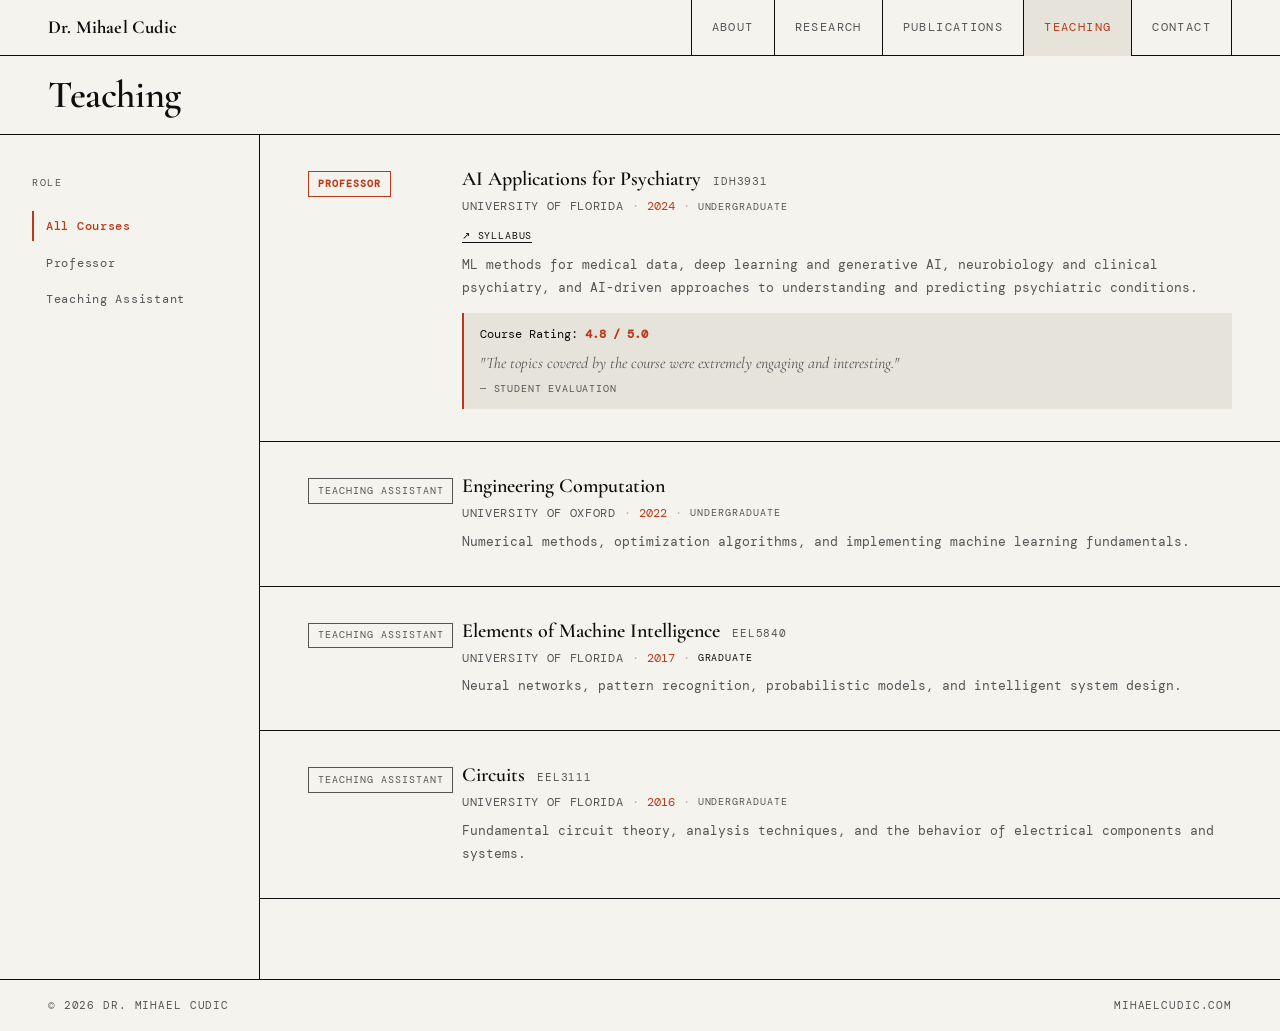
<file: teaching.html>
<!DOCTYPE html>
<html lang="en">
<head>
  <meta charset="UTF-8"/>
  <meta name="viewport" content="width=device-width, initial-scale=1.0"/>
  <title>Teaching — Dr. Mihael Cudic</title>
  <link rel="stylesheet" href="style.css"/>
  <style>
    /* ── TEACHING-SPECIFIC ──────────────────────────────────── */
    .teaching-body {
      display: grid;
      grid-template-columns: 260px 1fr;
      flex: 1;
    }

    /* Level filter sidebar */
    .teaching-sidebar {
      border-right: var(--border);
      padding: 2.5rem 2rem;
      display: flex;
      flex-direction: column;
      gap: 0.4rem;
      position: sticky;
      top: 56px;
      height: calc(100vh - 56px);
      overflow-y: auto;
    }

    .sidebar-section-label {
      font-size: 0.62rem;
      letter-spacing: 0.16em;
      text-transform: uppercase;
      color: var(--mid);
      margin-bottom: 0.75rem;
      margin-top: 1.5rem;
    }

    .sidebar-section-label:first-child { margin-top: 0; }

    .level-btn {
      background: none;
      border: none;
      padding: 0.45rem 0.75rem;
      text-align: left;
      font-family: 'DM Mono', monospace;
      font-size: 0.75rem;
      letter-spacing: 0.06em;
      cursor: pointer;
      color: var(--mid);
      border-left: 2px solid transparent;
      transition: all 0.15s;
    }

    .level-btn:hover { color: var(--black); border-left-color: var(--light); }
    .level-btn.active { color: var(--accent); border-left-color: var(--accent); font-weight: 500; }

    /* Course list */
    .courses-list {
      padding: 0;
    }

    .course-row {
      display: flex;
      align-items: flex-start;
      gap: 1.5rem;
      padding: 2rem 3rem;
      border-bottom: var(--border);
      transition: background 0.15s;
    }

    .course-row:hover { background: var(--light); }
    .course-row.hidden { display: none; }

    .course-role-tag-wrap {
      padding-top: 0.2rem;
      flex-shrink: 0;
      width: 130px;
    }

    .course-role {
      font-size: 0.62rem;
      letter-spacing: 0.1em;
      text-transform: uppercase;
      padding: 0.2rem 0.55rem;
      border: 1px solid currentColor;
      white-space: nowrap;
      display: inline-block;
    }

    .course-role.professor { color: var(--accent); border-color: var(--accent); font-weight: 600; }
    .course-role.ta { color: var(--mid); border-color: var(--mid); }

    .course-body {
      flex: 1;
      display: flex;
      flex-direction: column;
      gap: 0.3rem;
    }

    .course-title-line {
      display: flex;
      align-items: baseline;
      gap: 0.75rem;
      flex-wrap: wrap;
    }

    .course-title {
      font-family: 'Cormorant Garamond', serif;
      font-size: 1.25rem;
      font-weight: 600;
      line-height: 1.25;
    }

    .course-code {
      font-size: 0.68rem;
      letter-spacing: 0.08em;
      color: var(--mid);
    }

    .course-meta {
      display: flex;
      align-items: center;
      gap: 0.5rem;
      flex-wrap: wrap;
    }

    .meta-sep {
      color: var(--mid);
      opacity: 0.4;
      font-size: 0.72rem;
    }

    .course-institution {
      font-size: 0.72rem;
      letter-spacing: 0.06em;
      text-transform: uppercase;
      color: var(--mid);
    }

    .course-year {
      font-size: 0.72rem;
      color: var(--accent);
    }

    .course-level-tag {
      font-size: 0.62rem;
      letter-spacing: 0.1em;
      text-transform: uppercase;
      white-space: nowrap;
      color: var(--mid);
    }

    .course-level-tag.graduate   { color: var(--black); }
    .course-level-tag.undergraduate { color: var(--mid); }

    .course-syllabus-line { margin-top: 0.1rem; }

    .course-syllabus {
      font-size: 0.65rem;
      letter-spacing: 0.08em;
      text-transform: uppercase;
      text-decoration: none;
      color: var(--black);
      border-bottom: 1px solid var(--black);
      transition: color 0.15s;
    }

    .course-syllabus:hover { color: var(--accent); border-color: var(--accent); }

    .course-desc {
      font-size: 0.82rem;
      color: var(--mid);
      line-height: 1.75;
      margin-top: 0.15rem;
    }

    .course-rating-block {
      margin-top: 0.5rem;
      padding: 0.75rem 1rem;
      border-left: 2px solid var(--accent);
      background: var(--light);
    }

    .course-rating-line {
      font-size: 0.72rem;
      color: var(--black);
      margin-bottom: 0.4rem;
    }

    .course-rating-line strong { color: var(--accent); }

    .course-quote {
      font-family: 'Cormorant Garamond', serif;
      font-size: 1rem;
      font-style: italic;
      color: var(--mid);
      line-height: 1.5;
    }

    .course-quote-attr {
      font-size: 0.65rem;
      letter-spacing: 0.08em;
      text-transform: uppercase;
      color: var(--mid);
      margin-top: 0.3rem;
    }

    @media (max-width: 860px) {
      .teaching-body { grid-template-columns: 1fr; }
      .teaching-sidebar { position: static; height: auto; border-right: none; border-bottom: var(--border); flex-direction: row; flex-wrap: wrap; padding: 1rem 1.25rem; gap: 0.5rem; }
      .sidebar-section-label { width: 100%; margin: 0; }
      .course-row { flex-direction: column; padding: 1.5rem 1.25rem; gap: 0.5rem; }
    }
  </style>
</head>
<body>
<div class="page">

  <div class="page-header">
    <h1>Teaching</h1>
  </div>

  <div class="teaching-body">
    <aside class="teaching-sidebar" id="sidebar">
      <p class="sidebar-section-label">Role</p>
      <button class="level-btn active" data-role="all">All Courses</button>
      <button class="level-btn" data-role="professor">Professor</button>
      <button class="level-btn" data-role="ta">Teaching Assistant</button>
    </aside>

    <div class="courses-list" id="courses-list"></div>
  </div>

</div>

<script src="nav.js"></script>
<script>
/* ============================================================
   COURSES LIST
   ─────────────────────────────────────────────────────────────
   ADD new courses to the TOP of this array — they will appear
   first on the page.

   Fields:
     code        — course code (e.g. "COGS 590")
     level       — "undergraduate" | "graduate"
     title       — course title
     description — one or two sentence description
     years       — string like "2022–present" or "2019, 2021"
   ============================================================ */
const COURSES = [

  {
    code: "IDH3931",
    level: "undergraduate",
    role: "professor",
    roleLabel: "Professor",
    title: "AI Applications for Psychiatry",
    institution: "University of Florida",
    description: "ML methods for medical data, deep learning and generative AI, neurobiology and clinical psychiatry, and AI-driven approaches to understanding and predicting psychiatric conditions.",
    years: "2024",
    syllabus: "https://www.honors.ufl.edu/media/honorsufledu/syllabi/spring-24/IDH3931-MC01_30214-AI-Applications-for-Psychiatry-Cudic_syllabus.pdf",
    rating: "4.8 / 5.0",
    quote: "The topics covered by the course were extremely engaging and interesting.",
    quoteAttr: "Student evaluation",
  },
  {
    code: "",
    level: "undergraduate",
    role: "ta",
    roleLabel: "Teaching Assistant",
    title: "Engineering Computation",
    institution: "University of Oxford",
    description: "Numerical methods, optimization algorithms, and implementing machine learning fundamentals.",
    years: "2022",
    rating: "",
    syllabus: "",
  },
  {
    code: "EEL5840",
    level: "graduate",
    role: "ta",
    roleLabel: "Teaching Assistant",
    title: "Elements of Machine Intelligence",
    institution: "University of Florida",
    description: "Neural networks, pattern recognition, probabilistic models, and intelligent system design.",
    years: "2017",
    rating: "",
    syllabus: "",
  },
  {
    code: "EEL3111",
    level: "undergraduate",
    role: "ta",
    roleLabel: "Teaching Assistant",
    title: "Circuits",
    institution: "University of Florida",
    description: "Fundamental circuit theory, analysis techniques, and the behavior of electrical components and systems.",
    years: "2016",
    rating: "",
    syllabus: "",
  },

];

/* ── RENDER ───────────────────────────────────────────────── */
function renderCourses(courses) {
  const list = document.getElementById('courses-list');
  courses.forEach(c => {
    const row = document.createElement('div');
    row.className = 'course-row';
    row.dataset.level = c.level;
    row.dataset.role = c.role;

    const titleLine = [
      `<span class="course-title">${c.title}</span>`,
      c.code ? `<span class="course-code">${c.code}</span>` : '',
    ].filter(Boolean).join(' ');

    const metaLine = [
      `<span class="course-institution">${c.institution}</span>`,
      `<span class="course-year">${c.years}</span>`,
      `<span class="course-level-tag ${c.level}">${c.level}</span>`,
    ].join('<span class="meta-sep">·</span>');

    const syllabusLine = c.syllabus
      ? `<div class="course-syllabus-line"><a class="course-syllabus" href="${c.syllabus}" target="_blank">↗ Syllabus</a></div>`
      : '';

    const ratingBlockHTML = c.rating ? `
      <div class="course-rating-block">
        <div class="course-rating-line">Course Rating: <strong>${c.rating}</strong></div>
        ${c.quote ? `<div class="course-quote">"${c.quote}"</div>
        <div class="course-quote-attr">— ${c.quoteAttr || 'Student evaluation'}</div>` : ''}
      </div>` : '';

    row.innerHTML = `
      <div class="course-role-tag-wrap">
        <span class="course-role ${c.role}">${c.roleLabel}</span>
      </div>
      <div class="course-body">
        <div class="course-title-line">${titleLine}</div>
        <div class="course-meta">${metaLine}</div>
        ${syllabusLine}
        <p class="course-desc">${c.description}</p>
        ${ratingBlockHTML}
      </div>`;
    list.appendChild(row);
  });
}

// ── FILTER
document.querySelectorAll('.level-btn').forEach(btn => {
  btn.addEventListener('click', () => {
    document.querySelectorAll('.level-btn').forEach(b => b.classList.remove('active'));
    btn.classList.add('active');
    const role = btn.dataset.role;
    document.querySelectorAll('.course-row').forEach(row => {
      row.classList.toggle('hidden', role !== 'all' && row.dataset.role !== role);
    });
  });
});

renderCourses(COURSES);
</script>
</body>
</html>
</html>
</file>
<file: style.css>
/* ============================================================
   SHARED STYLES — mihaelcudic.com
   ============================================================ */

@import url('https://fonts.googleapis.com/css2?family=Cormorant+Garamond:ital,wght@0,400;0,600;0,700;1,400;1,600&family=DM+Mono:wght@300;400;500&display=swap');

*, *::before, *::after { box-sizing: border-box; margin: 0; padding: 0; }

:root {
  --black:   #0e0e0e;
  --white:   #f5f3ee;
  --accent:  #b83a1a;
  --mid:     #555;
  --light:   #e6e3db;
  --border:  1.5px solid #0e0e0e;
}

html { scroll-behavior: smooth; }

body {
  font-family: 'DM Mono', monospace;
  background: var(--white);
  color: var(--black);
  font-size: 14px;
  line-height: 1.7;
  min-height: 100vh;
  display: flex;
  flex-direction: column;
}

/* ── NAV ──────────────────────────────────────────────────── */
nav {
  position: fixed;
  top: 0; left: 0; right: 0;
  z-index: 200;
  display: flex;
  justify-content: space-between;
  align-items: center;
  padding: 0 3rem;
  height: 56px;
  background: var(--white);
  border-bottom: var(--border);
}

.nav-logo {
  font-family: 'Cormorant Garamond', serif;
  font-size: 1.15rem;
  font-weight: 700;
  letter-spacing: 0.01em;
  text-decoration: none;
  color: var(--black);
  white-space: nowrap;
}

.nav-links {
  display: flex;
  list-style: none;
  gap: 0;
}

.nav-links li a {
  display: block;
  padding: 0 1.25rem;
  height: 56px;
  line-height: 56px;
  text-decoration: none;
  color: var(--mid);
  font-size: 0.72rem;
  letter-spacing: 0.12em;
  text-transform: uppercase;
  border-left: var(--border);
  transition: color 0.15s, background 0.15s;
}

.nav-links li:last-child a { border-right: var(--border); }
.nav-links li a:hover { color: var(--black); background: var(--light); }
.nav-links li a.active { color: var(--accent); background: var(--light); }

/* ── PAGE WRAPPER ─────────────────────────────────────────── */
.page {
  margin-top: 56px;
  flex: 1;
  display: flex;
  flex-direction: column;
}

/* ── PAGE HEADER STRIP ────────────────────────────────────── */
.page-header {
  border-bottom: var(--border);
  padding: 1.25rem 3rem;
  display: flex;
  align-items: center;
  gap: 2rem;
}

.page-header h1 {
  font-family: 'Cormorant Garamond', serif;
  font-size: clamp(1.8rem, 3vw, 2.75rem);
  font-weight: 600;
  line-height: 1;
  letter-spacing: -0.01em;
}

/* ── FOOTER ───────────────────────────────────────────────── */
footer {
  margin-top: auto;
  border-top: var(--border);
  padding: 1rem 3rem;
  display: flex;
  justify-content: space-between;
  align-items: center;
  font-size: 0.68rem;
  letter-spacing: 0.08em;
  text-transform: uppercase;
  color: var(--mid);
}

/* ── UTILITIES ────────────────────────────────────────────── */
.accent { color: var(--accent); }

a { color: inherit; }

/* ── RESPONSIVE ───────────────────────────────────────────── */
@media (max-width: 768px) {
  nav { padding: 0 1.25rem; }
  .nav-links li a { padding: 0 0.75rem; font-size: 0.65rem; }
  .page-header { padding: 1rem 1.25rem; }
  footer { padding: 1rem 1.25rem; flex-direction: column; gap: 0.25rem; text-align: center; }
}
</file>
